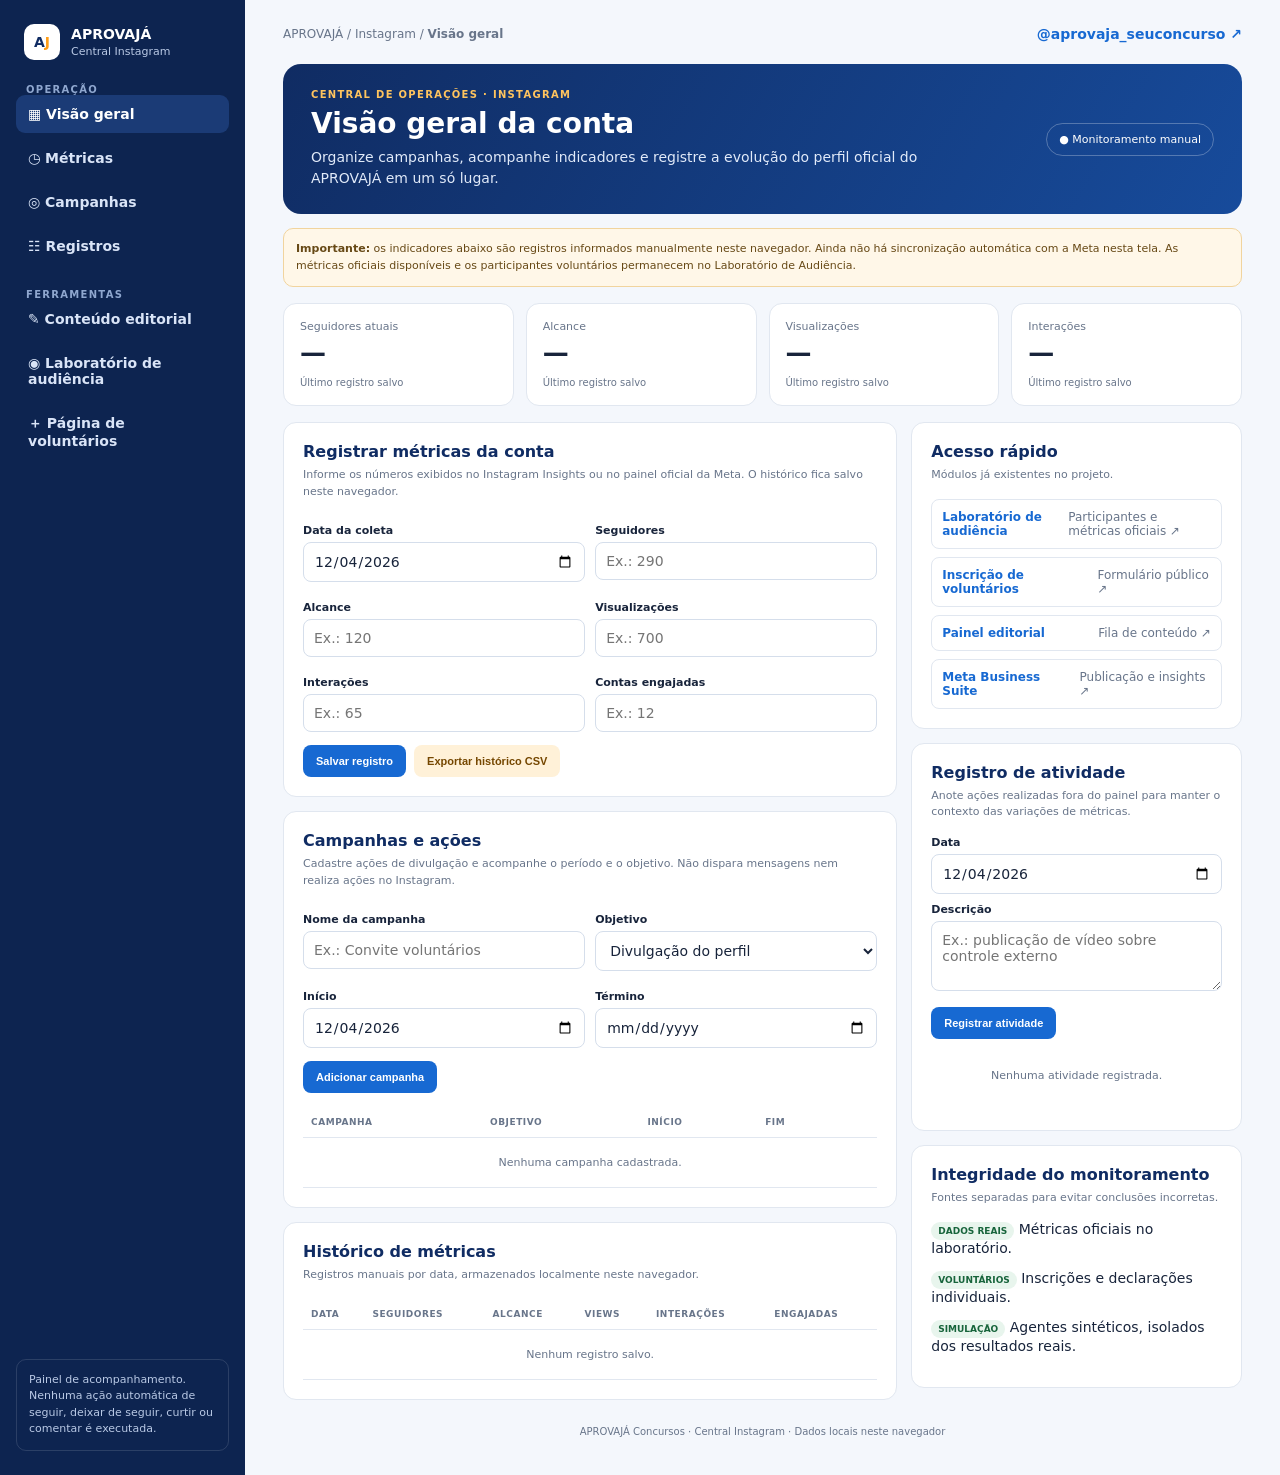
<file: central-instagram.html>
<!doctype html>
<html lang="pt-BR">
<head>
<meta charset="utf-8"><meta name="viewport" content="width=device-width,initial-scale=1">
<meta name="theme-color" content="#102c63"><title>Central Instagram | APROVAJÁ</title>
<style>
:root{--navy:#102c63;--blue:#1769d2;--orange:#ff9e18;--ink:#18243b;--muted:#68758a;--line:#e1e7f0;--bg:#f4f7fc;--white:#fff}*{box-sizing:border-box}body{margin:0;background:var(--bg);color:var(--ink);font:14px system-ui,-apple-system,Segoe UI,sans-serif}.shell{display:grid;grid-template-columns:245px 1fr;min-height:100vh}.side{background:#0d2450;color:#fff;padding:24px 16px;display:flex;flex-direction:column;gap:24px}.brand{display:flex;align-items:center;gap:11px;padding:0 8px}.logo{background:#fff;color:var(--navy);font-weight:900;border-radius:10px;padding:10px}.logo span{color:var(--orange)}.brand small{display:block;color:#b9c9e5;font-size:11px;margin-top:3px}.navlabel{color:#8fa7cf;font-size:10px;font-weight:800;letter-spacing:.13em;padding:0 10px}.nav{display:grid;gap:6px}.nav a{color:#d9e4f7;text-decoration:none;padding:11px 12px;border-radius:9px;font-weight:600}.nav a.active,.nav a:hover{background:#1b3b76;color:#fff}.side-note{margin-top:auto;color:#b9c9e5;font-size:11px;line-height:1.5;padding:12px;border:1px solid #ffffff20;border-radius:10px}.main{min-width:0;padding:26px clamp(16px,3vw,38px)}.top{display:flex;justify-content:space-between;align-items:center;gap:12px;margin-bottom:22px}.crumb{color:var(--muted);font-size:12px}.top a{color:var(--blue);text-decoration:none;font-weight:700}.hero{background:linear-gradient(120deg,#102c63,#174b9b);color:#fff;border-radius:18px;padding:25px 28px;display:flex;justify-content:space-between;gap:20px;align-items:center}.eyebrow{color:#ffc45e;font-size:10px;letter-spacing:.13em;font-weight:800}.hero h1{font-size:28px;margin:7px 0}.hero p{color:#e1eaf9;line-height:1.5;margin:0;max-width:650px}.hero .tag{border:1px solid #ffffff45;border-radius:20px;padding:9px 12px;font-size:11px;white-space:nowrap}.stats{display:grid;grid-template-columns:repeat(4,1fr);gap:12px;margin:16px 0}.stat,.panel{background:#fff;border:1px solid var(--line);border-radius:13px}.stat{padding:16px}.stat span{display:block;color:var(--muted);font-size:11px}.stat strong{display:block;font-size:26px;margin:5px 0}.stat small{color:var(--muted);font-size:10px}.layout{display:grid;grid-template-columns:minmax(0,1.3fr) minmax(280px,.7fr);gap:14px}.panel{padding:19px;margin-bottom:14px;min-width:0}.panel h2{font-size:16px;margin:0 0 6px;color:var(--navy)}.sub{color:var(--muted);font-size:11px;line-height:1.5;margin:0 0 15px}.fields{display:grid;grid-template-columns:repeat(2,minmax(0,1fr));gap:10px}label{display:block;font-size:11px;font-weight:750;margin:9px 0 5px}input,select,textarea{width:100%;border:1px solid #d5deeb;border-radius:8px;padding:10px;font:inherit;background:#fff;color:var(--ink)}button,.btn{border:0;border-radius:8px;padding:10px 13px;font-size:11px;font-weight:800;cursor:pointer;text-decoration:none;display:inline-block}.primary{background:var(--blue);color:#fff}.secondary{background:#fff1d8;color:#754700}.ghost{background:#eef3fb;color:#183c79}.actions{display:flex;gap:8px;flex-wrap:wrap;margin-top:13px}.tablewrap{overflow:auto}table{width:100%;border-collapse:collapse;font-size:11px}th,td{text-align:left;padding:10px 8px;border-bottom:1px solid var(--line);white-space:nowrap}th{color:var(--muted);font-size:9px;text-transform:uppercase;letter-spacing:.06em}.pill{display:inline-block;padding:4px 7px;border-radius:20px;background:#e8f5ed;color:#17643b;font-size:9px;font-weight:800}.empty{padding:18px;text-align:center;color:var(--muted);font-size:11px}.notice{background:#fff7e8;border:1px solid #f1d49e;color:#674916;padding:12px;border-radius:10px;font-size:11px;line-height:1.5;margin:14px 0}.linklist{display:grid;gap:8px}.linklist a{display:flex;justify-content:space-between;gap:8px;color:var(--blue);text-decoration:none;font-size:12px;font-weight:700;padding:10px;border:1px solid var(--line);border-radius:8px}.linklist a span{color:var(--muted);font-weight:500}#toast{position:fixed;bottom:18px;right:18px;background:#142b51;color:white;padding:11px 14px;border-radius:9px;opacity:0;transition:.2s}#toast.show{opacity:1}.foot{color:var(--muted);font-size:10px;text-align:center;padding:12px}@media(max-width:900px){.shell{grid-template-columns:1fr}.side{padding:12px 15px;gap:12px}.nav{display:flex;overflow:auto}.nav a{white-space:nowrap}.navlabel,.side-note{display:none}.brand{padding:0}.main{padding:17px}.layout{grid-template-columns:1fr}}@media(max-width:560px){.stats{grid-template-columns:repeat(2,1fr)}.hero{display:block}.hero .tag{display:inline-block;margin-top:14px}.fields{grid-template-columns:1fr}.top{align-items:flex-start;flex-direction:column}}
</style></head>
<body>
<div class="shell">
<aside class="side">
<div class="brand"><div class="logo">A<span>J</span></div><div><b>APROVAJÁ</b><small>Central Instagram</small></div></div>
<div><div class="navlabel">OPERAÇÃO</div><nav class="nav"><a class="active" href="#visao">▦ Visão geral</a><a href="#metricas">◷ Métricas</a><a href="#campanhas">◎ Campanhas</a><a href="#registros">☷ Registros</a></nav></div>
<div><div class="navlabel">FERRAMENTAS</div><nav class="nav"><a href="index.html">✎ Conteúdo editorial</a><a href="laboratorio.html">◉ Laboratório de audiência</a><a href="participante.html">＋ Página de voluntários</a></nav></div>
<div class="side-note">Painel de acompanhamento. Nenhuma ação automática de seguir, deixar de seguir, curtir ou comentar é executada.</div>
</aside>
<main class="main">
<div class="top"><div class="crumb">APROVAJÁ / Instagram / <b>Visão geral</b></div><a href="https://www.instagram.com/aprovaja_seuconcurso/" target="_blank" rel="noopener">@aprovaja_seuconcurso ↗</a></div>
<section class="hero" id="visao"><div><div class="eyebrow">CENTRAL DE OPERAÇÕES · INSTAGRAM</div><h1>Visão geral da conta</h1><p>Organize campanhas, acompanhe indicadores e registre a evolução do perfil oficial do APROVAJÁ em um só lugar.</p></div><div class="tag">● Monitoramento manual</div></section>
<div class="notice"><b>Importante:</b> os indicadores abaixo são registros informados manualmente neste navegador. Ainda não há sincronização automática com a Meta nesta tela. As métricas oficiais disponíveis e os participantes voluntários permanecem no Laboratório de Audiência.</div>
<section class="stats">
<article class="stat"><span>Seguidores atuais</span><strong id="kFollowers">—</strong><small>Último registro salvo</small></article>
<article class="stat"><span>Alcance</span><strong id="kReach">—</strong><small>Último registro salvo</small></article>
<article class="stat"><span>Visualizações</span><strong id="kViews">—</strong><small>Último registro salvo</small></article>
<article class="stat"><span>Interações</span><strong id="kInteractions">—</strong><small>Último registro salvo</small></article>
</section>
<div class="layout">
<div>
<section class="panel" id="metricas"><h2>Registrar métricas da conta</h2><p class="sub">Informe os números exibidos no Instagram Insights ou no painel oficial da Meta. O histórico fica salvo neste navegador.</p>
<form id="metricForm"><div class="fields">
<div><label for="metricDate">Data da coleta</label><input id="metricDate" type="date" required></div>
<div><label for="followers">Seguidores</label><input id="followers" type="number" min="0" placeholder="Ex.: 290" required></div>
<div><label for="reach">Alcance</label><input id="reach" type="number" min="0" placeholder="Ex.: 120"></div>
<div><label for="views">Visualizações</label><input id="views" type="number" min="0" placeholder="Ex.: 700"></div>
<div><label for="interactions">Interações</label><input id="interactions" type="number" min="0" placeholder="Ex.: 65"></div>
<div><label for="engaged">Contas engajadas</label><input id="engaged" type="number" min="0" placeholder="Ex.: 12"></div>
</div><div class="actions"><button class="primary" type="submit">Salvar registro</button><button class="secondary" type="button" id="exportMetrics">Exportar histórico CSV</button></div></form>
</section>
<section class="panel" id="campanhas"><h2>Campanhas e ações</h2><p class="sub">Cadastre ações de divulgação e acompanhe o período e o objetivo. Não dispara mensagens nem realiza ações no Instagram.</p>
<form id="campaignForm"><div class="fields"><div><label for="campaignName">Nome da campanha</label><input id="campaignName" required placeholder="Ex.: Convite voluntários"></div><div><label for="campaignGoal">Objetivo</label><select id="campaignGoal"><option>Divulgação do perfil</option><option>Inscrição de voluntários</option><option>Divulgação da plataforma</option><option>Conteúdo educativo</option></select></div><div><label for="campaignStart">Início</label><input id="campaignStart" type="date" required></div><div><label for="campaignEnd">Término</label><input id="campaignEnd" type="date"></div></div><div class="actions"><button class="primary" type="submit">Adicionar campanha</button></div></form>
<div class="tablewrap" style="margin-top:14px"><table><thead><tr><th>Campanha</th><th>Objetivo</th><th>Início</th><th>Fim</th><th></th></tr></thead><tbody id="campaignRows"><tr><td colspan="5" class="empty">Nenhuma campanha cadastrada.</td></tr></tbody></table></div>
</section>
<section class="panel" id="registros"><h2>Histórico de métricas</h2><p class="sub">Registros manuais por data, armazenados localmente neste navegador.</p><div class="tablewrap"><table><thead><tr><th>Data</th><th>Seguidores</th><th>Alcance</th><th>Views</th><th>Interações</th><th>Engajadas</th></tr></thead><tbody id="metricRows"><tr><td colspan="6" class="empty">Nenhum registro salvo.</td></tr></tbody></table></div></section>
</div>
<div>
<section class="panel"><h2>Acesso rápido</h2><p class="sub">Módulos já existentes no projeto.</p><div class="linklist"><a href="laboratorio.html">Laboratório de audiência <span>Participantes e métricas oficiais ↗</span></a><a href="participante.html">Inscrição de voluntários <span>Formulário público ↗</span></a><a href="index.html">Painel editorial <span>Fila de conteúdo ↗</span></a><a href="https://business.facebook.com/" target="_blank" rel="noopener">Meta Business Suite <span>Publicação e insights ↗</span></a></div></section>
<section class="panel"><h2>Registro de atividade</h2><p class="sub">Anote ações realizadas fora do painel para manter o contexto das variações de métricas.</p><form id="logForm"><label for="logDate">Data</label><input id="logDate" type="date" required><label for="logText">Descrição</label><textarea id="logText" rows="3" required placeholder="Ex.: publicação de vídeo sobre controle externo"></textarea><div class="actions"><button class="primary" type="submit">Registrar atividade</button></div></form><div id="logRows" style="margin-top:12px"></div></section>
<section class="panel"><h2>Integridade do monitoramento</h2><p class="sub">Fontes separadas para evitar conclusões incorretas.</p><p><span class="pill">DADOS REAIS</span> Métricas oficiais no laboratório.</p><p><span class="pill">VOLUNTÁRIOS</span> Inscrições e declarações individuais.</p><p><span class="pill">SIMULAÇÃO</span> Agentes sintéticos, isolados dos resultados reais.</p></section>
</div>
</div>
<div class="foot">APROVAJÁ Concursos · Central Instagram · Dados locais neste navegador</div>
</main></div><div id="toast" role="status"></div>
<script>
const KEY='aprovaja_instagram_central_v1';
const $=id=>document.getElementById(id);
const read=()=>{try{return JSON.parse(localStorage.getItem(KEY))||{metrics:[],campaigns:[],logs:[]}}catch{return{metrics:[],campaigns:[],logs:[]}}};
const save=d=>localStorage.setItem(KEY,JSON.stringify(d));
const fmt=v=>v==null||v===''?'—':Number(v).toLocaleString('pt-BR');
const today=new Date().toISOString().slice(0,10);
$('metricDate').value=today;$('campaignStart').value=today;$('logDate').value=today;
function toast(s){$('toast').textContent=s;$('toast').classList.add('show');setTimeout(()=>$('toast').classList.remove('show'),2300)}
function render(){const d=read(),m=[...d.metrics].sort((a,b)=>b.date.localeCompare(a.date));const latest=m[0];[['kFollowers','followers'],['kReach','reach'],['kViews','views'],['kInteractions','interactions']].forEach(([id,k])=>$(id).textContent=latest?fmt(latest[k]):'—');
$('metricRows').innerHTML=m.map(x=>'<tr><td>'+x.date+'</td><td>'+fmt(x.followers)+'</td><td>'+fmt(x.reach)+'</td><td>'+fmt(x.views)+'</td><td>'+fmt(x.interactions)+'</td><td>'+fmt(x.engaged)+'</td></tr>').join('')||'<tr><td colspan="6" class="empty">Nenhum registro salvo.</td></tr>';
$('campaignRows').innerHTML=d.campaigns.map((x,i)=>'<tr><td>'+esc(x.name)+'</td><td>'+esc(x.goal)+'</td><td>'+x.start+'</td><td>'+(x.end||'—')+'</td><td><button class="ghost" data-del-campaign="'+i+'" type="button">Excluir</button></td></tr>').join('')||'<tr><td colspan="5" class="empty">Nenhuma campanha cadastrada.</td></tr>';
$('logRows').innerHTML=d.logs.slice().reverse().map(x=>'<div style="padding:9px 0;border-bottom:1px solid var(--line)"><b style="font-size:11px">'+x.date+'</b><div style="font-size:11px;color:var(--muted);margin-top:3px">'+esc(x.text)+'</div></div>').join('')||'<p class="empty">Nenhuma atividade registrada.</p>';
document.querySelectorAll('[data-del-campaign]').forEach(b=>b.onclick=()=>{const z=read();z.campaigns.splice(Number(b.dataset.delCampaign),1);save(z);render();toast('Campanha removida')})}
function esc(s){return String(s??'').replace(/[&<>"']/g,c=>({'&':'&amp;','<':'&lt;','>':'&gt;','"':'&quot;',"'":'&#39;'}[c]))}
$('metricForm').addEventListener('submit',e=>{e.preventDefault();const d=read(),x={date:$('metricDate').value,followers:$('followers').value,reach:$('reach').value,views:$('views').value,interactions:$('interactions').value,engaged:$('engaged').value};const i=d.metrics.findIndex(v=>v.date===x.date);if(i>=0)d.metrics[i]=x;else d.metrics.push(x);save(d);render();toast('Métricas salvas neste navegador')});
$('campaignForm').addEventListener('submit',e=>{e.preventDefault();const d=read();d.campaigns.push({name:$('campaignName').value.trim(),goal:$('campaignGoal').value,start:$('campaignStart').value,end:$('campaignEnd').value});save(d);e.target.reset();$('campaignStart').value=today;render();toast('Campanha cadastrada')});
$('logForm').addEventListener('submit',e=>{e.preventDefault();const d=read();d.logs.push({date:$('logDate').value,text:$('logText').value.trim()});save(d);$('logText').value='';render();toast('Atividade registrada')});
$('exportMetrics').addEventListener('click',()=>{const d=read(),rows=[['data','seguidores','alcance','visualizacoes','interacoes','contas_engajadas'],...d.metrics.map(x=>[x.date,x.followers,x.reach,x.views,x.interactions,x.engaged])];const csv='\ufeff'+rows.map(r=>r.map(v=>'"'+String(v??'').replace(/"/g,'""')+'"').join(';')).join('\r\n');const a=document.createElement('a'),u=URL.createObjectURL(new Blob([csv],{type:'text/csv;charset=utf-8'}));a.href=u;a.download='aprovaja-metricas-instagram.csv';a.click();URL.revokeObjectURL(u)});
render();
</script></body></html>
</file>
